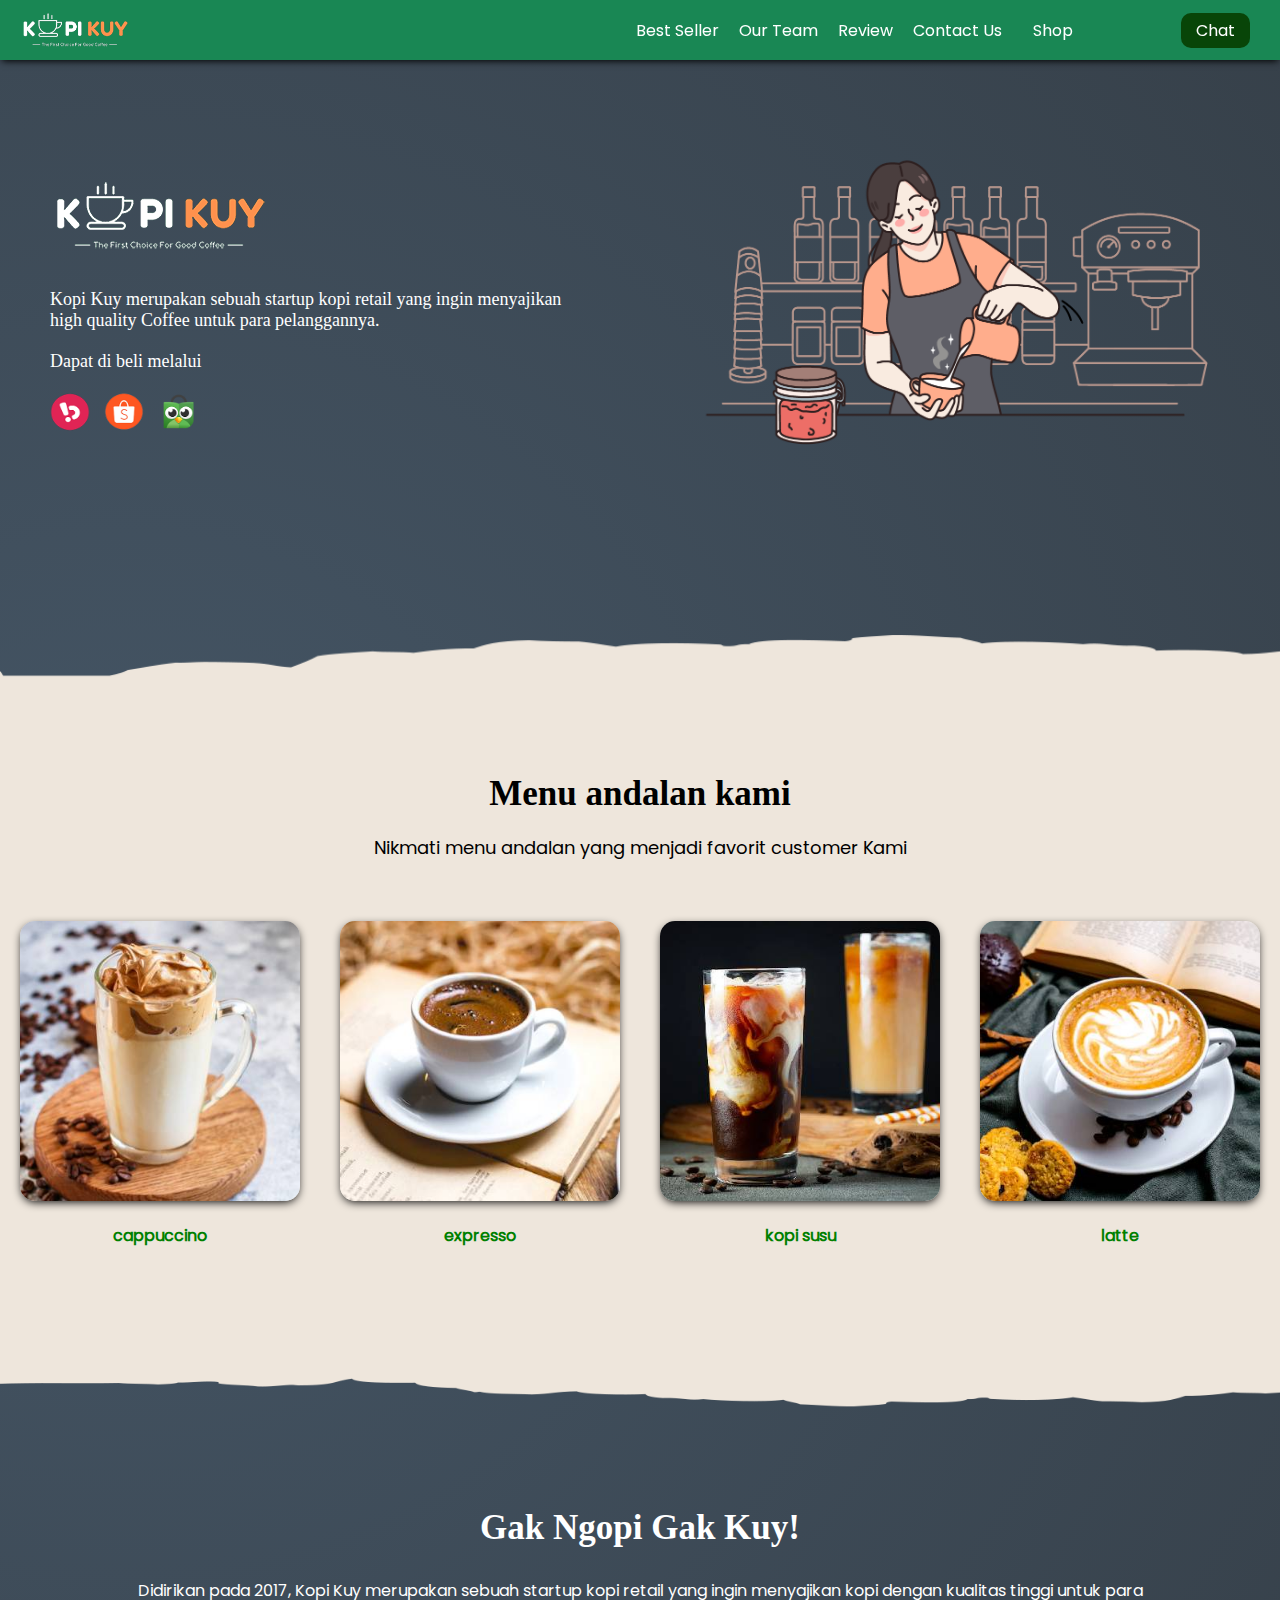
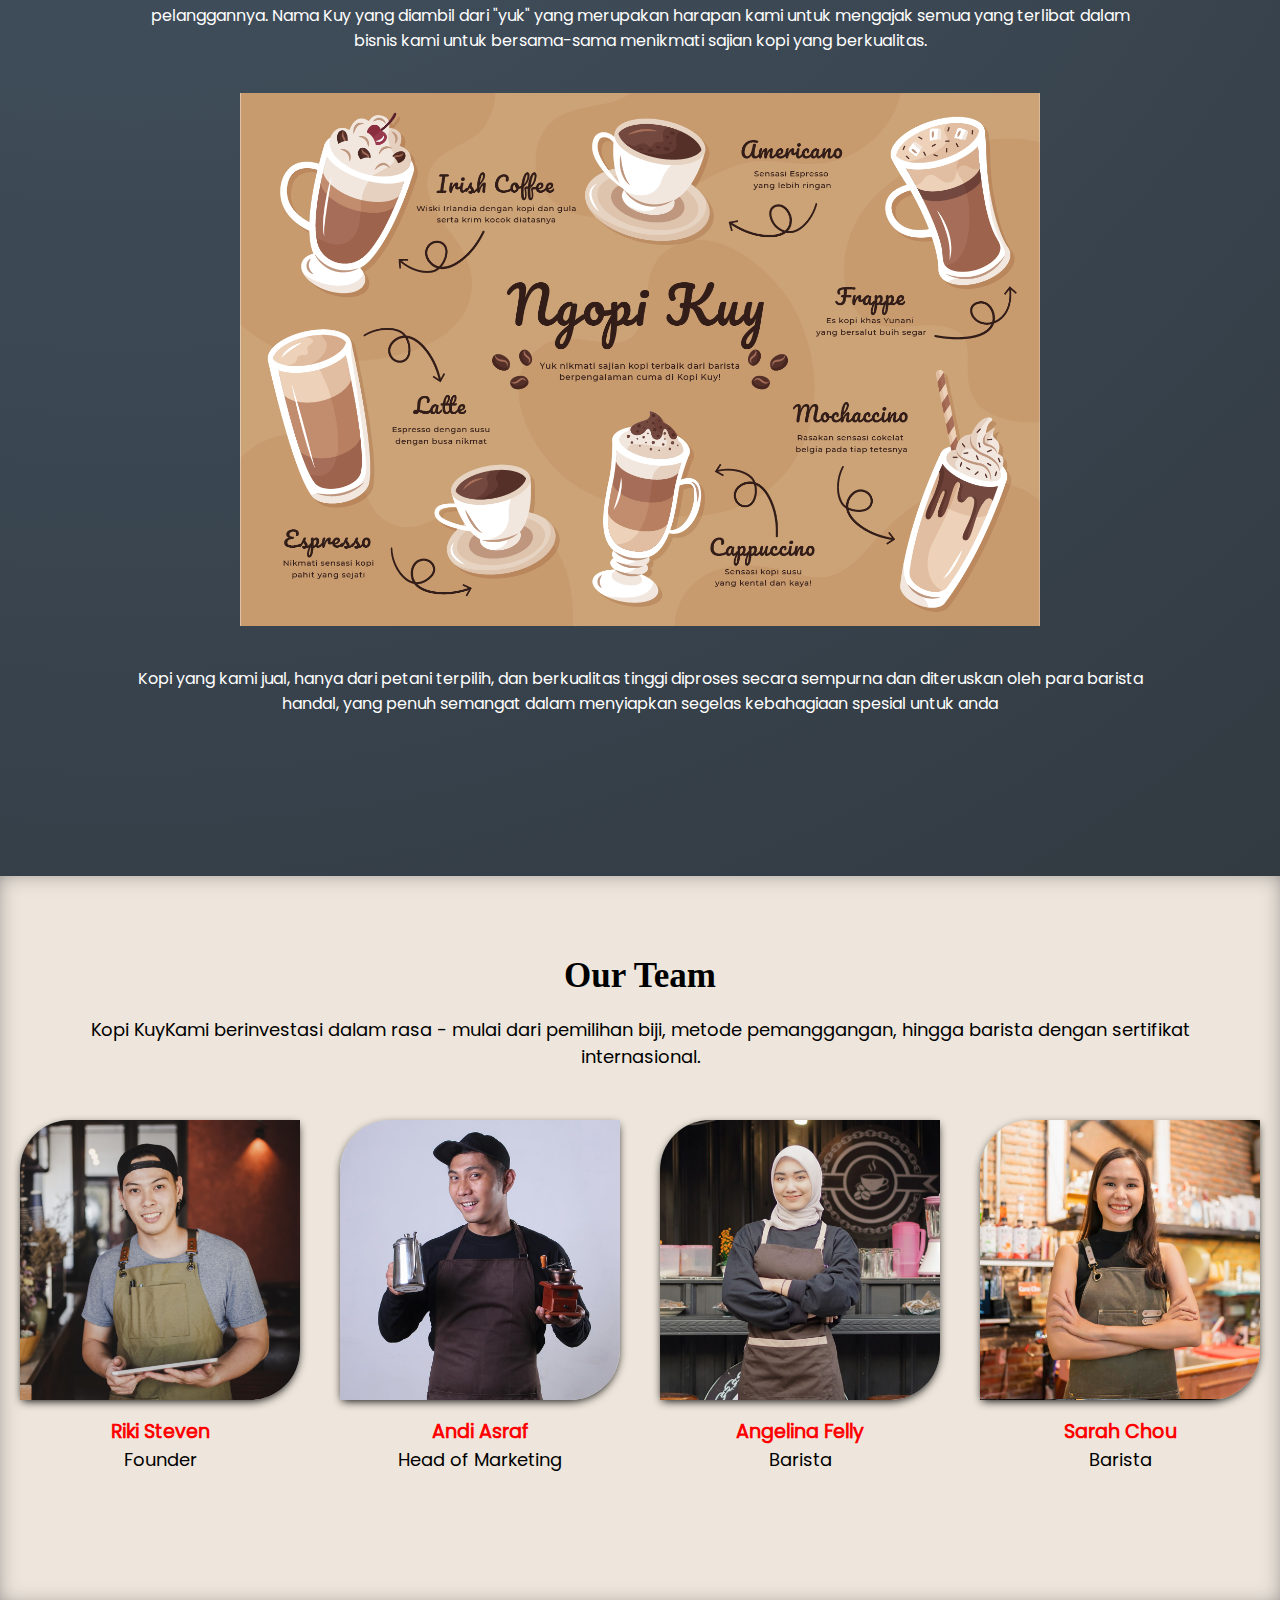
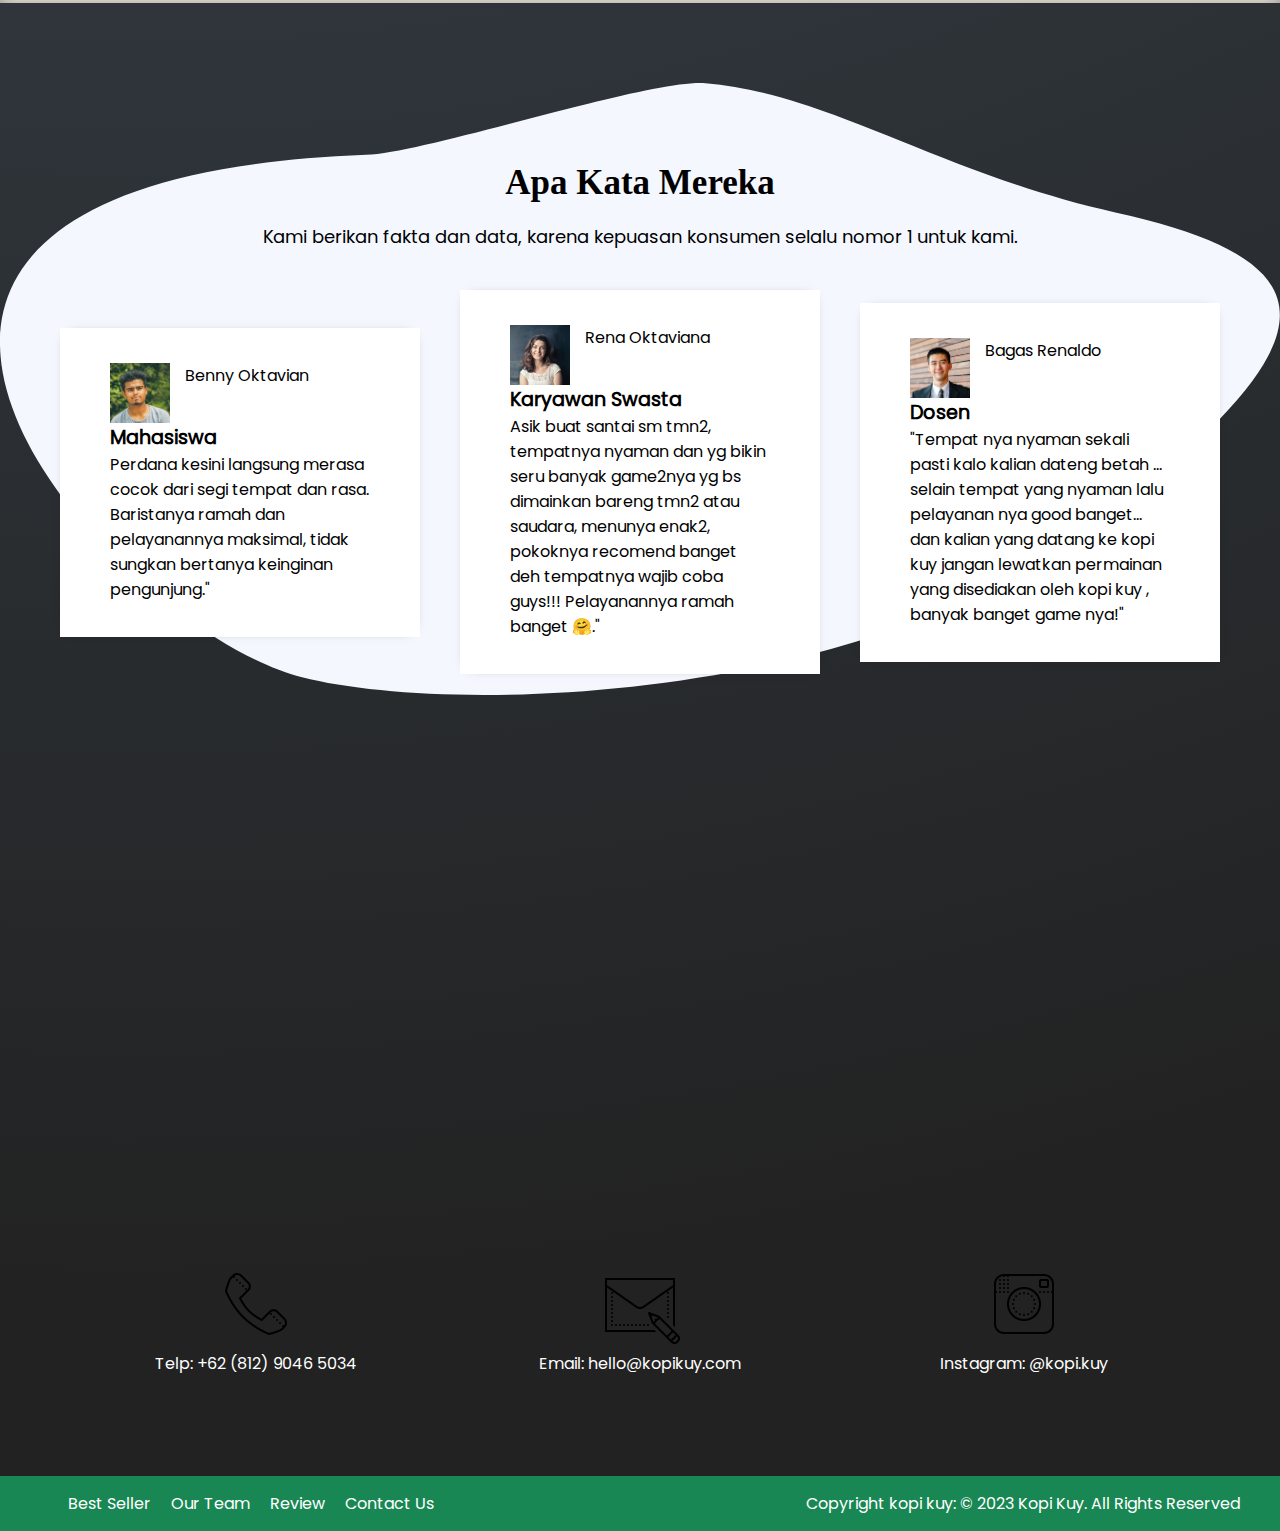
<file: index.html>
<!DOCTYPE html>
<html lang="id">

<head>
    <meta charset="UTF-8">
    <meta http-equiv="X-UA-Compatible" content="IE=edge">
    <meta name="viewport" content="width=device-width, initial-scale=1.0">
    <link rel="shortcut icon" href="images/favicon.ico" type="image/x-icon">
    <title>Website Kopi Kuy</title>
    <link rel="stylesheet" href="css/style.css">

</head>

<body>
    <nav>
        <img class="logo" src="images/logo/logo_kuy.png">
        <div class="navigasi">
            <a href="#best-seller">Best Seller</a>
            <a href="#our-team">Our Team</a>
            <a href="#review">Review</a>
            <a href="#contact-us">Contact Us</a>
        </div>
        <a class="shop" href="produk.html">Shop</a>
        <a class="chat" href="https://wa.me/628123456?text=Saya ingin bertanya" target="_blank">Chat</a>
    </nav>

   <header>
        <div class="kiri">
            <h1>
                <img src="images/logo/logo_kuy.png" alt="">
            </h1>
            <p>Kopi Kuy merupakan sebuah startup kopi retail yang ingin menyajikan 
                high quality Coffee untuk para pelanggannya.</p>
            <p>Dapat di beli melalui</p>

            <div class="olshop">
                <a href="https://www.bukalapak.com/"><img src="images/logo/logo_bukalapak.png" alt=""></a>
                <a href="https://shopee.co.id/"><img src="images/logo/logo_shopee.png" alt=""></a>
                <a href="https://www.tokopedia.com/"><img src="images/logo/logo_tokopedia.png" alt=""></a>
            </div>
        </div>
        <div class="kanan">
                <img src="images/header/header1.png">
        </div.kanan>
   </header>
   <section id="best-seller" class="best-seller">
        <h2>Menu andalan kami</h2>
        <p>Nikmati menu andalan yang menjadi favorit customer Kami</p>
        <div class="produk">
            <img src="images/produk/product_capuchino.jpg" alt="">
            <p style="color:green";>cappuccino</p>
        </div>
        <div class="produk">
            <img src="images/produk/product_espresso.jpg" alt="">
            <p style="color:green";>expresso</p>
        </div>
        <div class="produk">
            <img src="images/produk/product_kopi_susu.jpg" alt="">
            <p style="color:green";>kopi susu</p>
        </div>
        <div class="produk">
            <img src="images/produk/product_latte.jpg" alt="">
            <p style="color:green";>latte</p>
        </div>
   </section>
   <section id="about-us" class="about-us">
        <h2>Gak Ngopi Gak Kuy!</h2>
        <p>Didirikan pada 2017, Kopi Kuy merupakan sebuah startup kopi retail 
            yang ingin menyajikan kopi dengan kualitas tinggi untuk para pelanggannya. 
            Nama Kuy yang diambil dari "yuk" yang merupakan harapan kami untuk mengajak semua 
            yang terlibat dalam bisnis kami untuk bersama-sama menikmati sajian kopi yang berkualitas.</p>
        <img src="images/about-us/aset_kopi_jumbo.png" alt="">
        <p>Kopi yang kami jual, hanya dari petani terpilih, dan berkualitas tinggi diproses 
            secara sempurna dan diteruskan oleh para barista handal, yang penuh semangat 
            dalam menyiapkan segelas kebahagiaan spesial untuk anda</p>
   </section>
   <section id="our-team" class="our-team">
        <h2>Our Team</h2>
        <p> Kopi KuyKami berinvestasi dalam rasa - mulai dari pemilihan biji, metode pemanggangan, 
            hingga barista dengan sertifikat internasional.</p>
        <div  class="team">
            <img src="images/team/team1.jpg" alt="">
            <h3>Riki Steven</h3>
            <p>Founder</p>
        </div>
        <div  class="team">
            <img src="images/team/team2.jpg" alt="">
            <h3>Andi Asraf</h3>
            <p>Head of Marketing</p>
        </div>
        <div  class="team">
            <img src="images/team/team3.jpg" alt="">
            <h3>Angelina Felly</h3>
            <p>Barista</p>
        </div>
        <div  class="team">
            <img src="images/team/team4.jpg" alt="">
            <h3>Sarah Chou</h3>
            <p>Barista</p>
        </div>
   </section>
   <section id="review" class="review">
        <h2>Apa Kata Mereka</h2>
        <p>Kami berikan fakta dan data, karena kepuasan konsumen selalu nomor 1 untuk kami.</p>
        <div class="testimoni">
            <img src="images/customer/customer1.jpg" alt="">
            <div class="profile">Benny Oktavian</div>
            <h3> Mahasiswa</h3>
            <p>Perdana kesini langsung merasa cocok dari segi tempat dan rasa. Baristanya ramah dan pelayanannya maksimal, tidak sungkan bertanya keinginan pengunjung."</p>
        </div>
        <div class="testimoni">
            <img src="images/customer/customer2.jpg" alt="">
            <div class="profile">Rena Oktaviana</div>
            <h3>Karyawan Swasta</h3>
            <p>Asik buat santai sm tmn2, tempatnya nyaman dan yg bikin seru banyak game2nya 
                yg bs dimainkan bareng tmn2 atau saudara, menunya enak2, pokoknya recomend 
                banget deh tempatnya wajib coba guys!!! Pelayanannya ramah banget 🤗."</p>
        </div>
        <div id="testimoni" class="testimoni">
            <img src="images/customer/customer3.jpg" alt="">
            <div class="profile">Bagas Renaldo</div>
            <h3>Dosen</h3>
            <p>"Tempat nya nyaman sekali pasti kalo kalian dateng betah ... 
                selain tempat yang nyaman lalu pelayanan nya good banget... 
                dan kalian yang datang ke kopi kuy jangan lewatkan permainan yang disediakan 
                oleh kopi kuy , banyak banget game nya!"</p>
        </div>
   </section>  
   <section id="contact-us" class="contact-us">
        <iframe src="https://www.google.com/maps/embed?pb=!1m14!1m8!1m3!1d7932.741866032694!2d106.668581!3d-6.214715!3m2!1i1024!2i768!4f13.1!3m3!1m2!1s0x2e69f9912c7f297b%3A0xe5a3a671dae861ab!2sKopi%20kuy!5e0!3m2!1sid!2sid!4v1680617229460!5m2!1sid!2sid"
        allowfullscreen="" loading="lazy" referrerpolicy="no-referrer-when-downgrade"></iframe>
        <div class="kontak">
            <img src="images/icon/icon_phone.png" alt="">
            <p>Telp: +62 (812) 9046 5034
                </p>
        </div>
        <div class="kontak">
            <img src="images/icon/icon_mail.png" alt="">
            <p>Email: hello@kopikuy.com</p>
        </div>
        <div class="kontak">
            <img src="images/icon/icon_instagram.png" alt="">
            <p>Instagram: @kopi.kuy</p>
        </div>
   </section>   
   <footer>
        <div class="navigasi">
            <a href="index.html#best-seller">Best Seller</a>
            <a href="index.html#our-team">Our Team</a>
            <a href="index.html#review">Review</a>
            <a href="index.html#contact-us">Contact Us</a>
        </div>
        <p>Copyright kopi kuy: © 2023 Kopi Kuy. All Rights Reserved</p>
   </footer>  
</body>

</html>
</file>
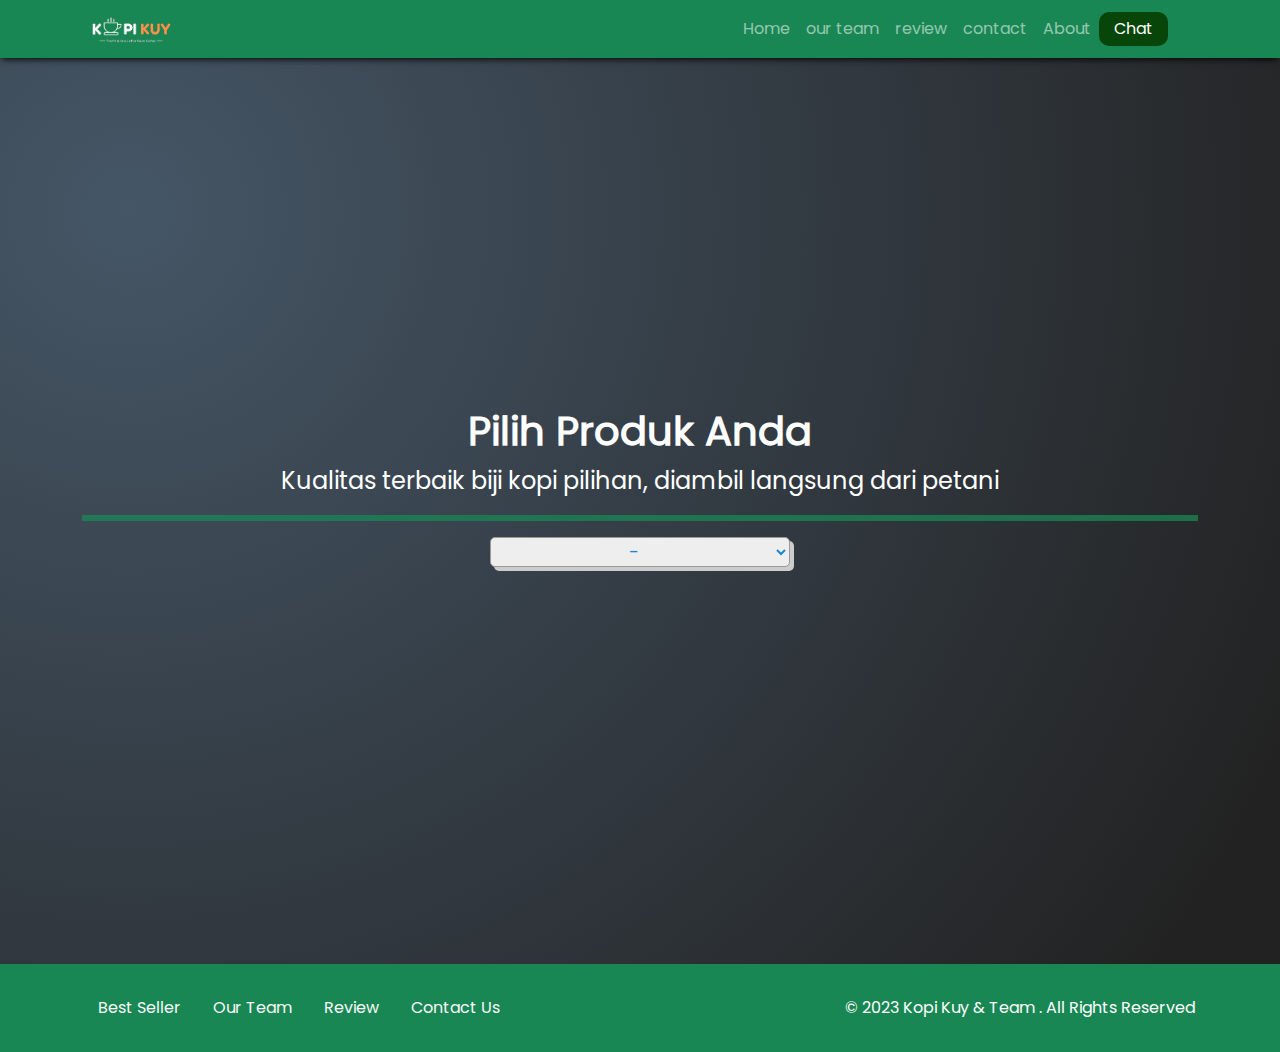
<file: produk.html>
<!DOCTYPE html>
<html lang="id">

<head>
    <meta charset="UTF-8">
    <meta http-equiv="X-UA-Compatible" content="IE=edge">
    <meta name="viewport" content="width=device-width, initial-scale=1.0">
    <link rel="shortcut icon" href="images/favicon/favicon.ico" type="image/x-icon">
    <title>Produk</title>
    <link rel="stylesheet" href="https://cdnjs.cloudflare.com/ajax/libs/font-awesome/4.7.0/css/font-awesome.min.css">

    <link rel="shortcut icon" href="images/favicon.ico" type="image/x-icon">
    <link rel="stylesheet" href="vendor/bootstrap/bootstrap.min.css">
    <link rel="stylesheet" href="vendor/bootstrap/bootstrap-icons.css">
    <link rel="stylesheet" href="css/style.css">
    <script src="vendor/bootstrap/bootstrap.bundle.min.js"></script>
    <script src="js/jquery-3.6.3.min.js"></script>
    <style>
      .box {
        width: 300px;
        height: 30px;
        border: 1px solid #999;
        font-size: 18px;
        color: #1c87c9;
        background-color: #eee;
        border-radius: 5px;
        box-shadow: 4px 4px #ccc;
        text-align: center;
      }

    </style>
</head>

<body>
    <nav class="navbar navbar-dark bg-success navbar-expand-lg bisadicopy">
        <div class="container">
          <a class="navbar-brand" href="#">
            <img src="images/logo/logo_kuy.png" height="30" alt="image">
          </a>
          <button class="navbar-toggler" type="button" data-bs-toggle="collapse" data-bs-target="#navbarNav11" aria-controls="navbarNav11" aria-expanded="false" aria-label="Toggle navigation">
            <span class="navbar-toggler-icon"></span>
          </button>
          <div class="collapse navbar-collapse" id="navbarNav11">
            <ul class="navbar-nav ms-auto">
              <li class="nav-item active">
                <a class="nav-link" href="index.html#index">Home</a>
              </li>
              <li class="nav-item">
                <a class="nav-link" href="index.html#our-team">our team</a>
              </li>
              <li class="nav-item">
                <a class="nav-link" href="index.html#review">review</a>
              </li>
              <li class="nav-item">
                <a class="nav-link" href="index.html#contact-us">contact</a>
              </li>
              <li class="nav-item">
                <a class="nav-link" href="index.html#about-us">About</a>
              </li>
            </ul>
              <a class="chat" href="https://wa.me/6281231352191?text=Saya ingin bertanya" target="_blank">Chat</a>
          </div>
        </div>
      </nav>
      <section class="riki-block produk text-center my-5 py-5">
        <div class="container">
          <h1>Pilih Produk Anda</h1>
          <p class="fs-4">Kualitas terbaik biji kopi pilihan, diambil langsung dari petani</p>
          <hr class="border border-success border-3 opacity-75">
          <select class="box form-floating col-md-4 mx-auto" id="select_kopi" aria-label="Default select example">
            <option selected disabled>-</option>
            <option value="arabica">arabica</option>
            <option value="robusta">robusta</option>
            <option value="nonkopi">nonkopi</option>
          </select>
    
          <div id="baris_produk" class="row row-cols-1 row-cols-sm-2 row-cols-md-3 row-cols-lg-4 text-center mt-5">
            
            
          </div>
        </div>
      </section>
      <footer class="riki-block footer-small py-4 bg-success">
        <div class="container">
            <div class="row align-items-center">
                <div class="col-12 col-md-8">
                    <ul class="nav justify-content-center justify-content-md-start">
                        <li class="nav-item active">
                            <a class="nav-link text-light" href="index.html#best-seller">Best Seller</a>
                        </li>
                        <li class="nav-item">
                            <a class="nav-link text-light" href="index.html#our-team">Our Team</a>
                        </li>
                        <li class="nav-item">
                            <a class="nav-link text-light" href="index.html#review">Review</a>
                        </li>
                        <li class="nav-item">
                            <a class="nav-link text-light" href="index.html#contact-us">Contact Us</a>
                        </li>
                    </ul>
                </div>

                <div class="col-12 col-md-4 mt-4 mt-md-0 text-center text-md-right">
                    &copy; 2023 Kopi Kuy &amp; Team . All Rights Reserved
                </div>
            </div>
        </div>
    </footer>

    <!-- Batas Akhir penulisan kode Bootstrap -->
    <script>
        /* Tulis Javascript Di bawah Sini */
        const sumber = "https://rikikurnia.com/prakerja/api/kopi"
        const sumber2 = "data.json"
        var data_kopi = []
        var data_pilihan = []

        $.getJSON(sumber2).then(function (data) {
            data_kopi = data
            console.log(data_kopi)
        })

        select_kopi.onchange = function () {
            let pilihan = select_kopi.value
            console.log(pilihan)
            data_pilihan = data_kopi[pilihan]
            console.log(data_pilihan)
            updateTampilan()
        }

        function updateTampilan() {
            baris_produk.innerHTML = ""
            data_pilihan.forEach(item => {
                baris_produk.innerHTML += `<div class="col mb-3">
                    <div class="card">
                        <img src="${item.foto}" class="card-img-top" alt="...">
                        <div class="card-body">
                            <h5 class="card-title">${item.nama}</h5>
                            <div class="hargaukuran row my-3">
                                <div class="col">
                                    ${item.size}
                                </div>
                                <div class="col fw-bold text-primary">
                                    ${item.harga}
                                </div>
                            </div>
                            <a href="${item.link}" class="btn btn-success w-100"><i class="bi bi-basket"></i> Beli Sekarang</a>
                        </div>
                    </div>
                </div>`
            })
        }
        /* Batas Akhir penulisan kode Javascript */
    </script>
</body>

</html>
</file>
<file: css/style.css>
/* Kode * di bawah ini untuk mereset tampilan setiap web browser supaya seragam */

* {
   box-sizing: border-box;
   margin: 0;
   padding: 0;
}

html {
   /* scroll-behavior: smooth agar scroll ketika klik pada navigasi menjadi halus */
   scroll-behavior: smooth;
}

/* 
Kode di bawah ini untuk mengatur nav sampai footer agar memiliki tampilan flexibel
selengkapnya akan di bahas di hari ke 3
*/

nav,
header,
section,
footer {
   /* 
      display: flex memiliki pengaturan yang dapat mengatur agar elemen
      di dalamnya memiliki ukuran yang fleksibel
      digunakan saat ada elemen yang isinya lebih dari satu kolom
   */
   display: flex;
   /* 
      align-items: center mengatur elemen di dalamnya rata tengah vertikal
   */
   align-items: center;

   /* 
      justify-content: center mengatur elemen di dalamnya rata tengah horizontal
   */
   justify-content: center;

   /* 
      flex-wrap: wrap mengatur agar jika lebar elemen berlebih, maka elemen
      akan otomatis diletakan di baris baru (tidak dipaksakan di satu baris)
   */
   flex-wrap: wrap;
}



/* 
Kode @font-face untuk menginstall font ke dalam Website 
src adalah untuk lokasi fontnya, font dapat di cari di website https://fonts.google.com/
dengan memberi nama family, maka kita mendaftarkan font tersebut ke dalam website
*/

@font-face {
   src: url(../fonts/poppins.woff2);
   font-family: 'Poppins';
}

body {
   /* 
   mendaftarkan semua teks pada body menjadi family Poppins 
   kenapa pada body? karena elemen body membungkus semua elemen dari nav section sampai footer
   */
   font-family: 'Poppins'; 
   background: radial-gradient(circle at 10% 20%, rgb(69, 86, 102) 0%, rgb(34, 34, 34) 90%);
}

/*
Misalnya ada font dari google yang bernama Irish Grover yang berada di:
https://fonts.gstatic.com/s/irishgrover/v23/buExpoi6YtLz2QW7LA4flVgv__RP.woff2

maka bisa coba copy kode berikut untuk menginstall font tadi:

@font-face {
  font-family: 'Irish Grover';
  font-style: normal;
  font-weight: 400;
  src: url(https://fonts.gstatic.com/s/irishgrover/v23/buExpoi6YtLz2QW7LA4flVgv__RP.woff2) format('woff2');
}

Jika kode di atas sudah di copy
Nanti pada element yang ingin menggunakan font Irish Grover Tadi, tinggal diganti font-familynya
misal mau mengganti h1 dan h2 maka kodenya sebagai berikut:

h1,h2 {
   font-family: 'Irish Grover';
}

*/


a {
   /* menghilangkan garis bawah pada link */
   text-decoration: none;

   /* 
   color: adalah untuk mengganti warna tulisan.
   color:unset digunakan pada a untuk menghilangkan warna bawaan pada link (biasanya warna biru) 
   */
   color: unset;
}

h2 {
   /* mengatur ukuran huruf ke 34 pixel */
   font-size: 35px;
   font-family: 'fantasy','Copperplate';
}

h3 {
   /* mengatur ukuran huruf ke 1.2rem */
   font-size: 1.2rem;
}

h1,
h2,
h3 {
   /* mengatur tebal huruf bisa bold, normal*/
   font-weight: bold;
}

img {
   /* 
      kode max-width artinya lebar maksimal
      mengatur agar semua elemen img memiliki lebar maksimal 100% agar
      besar gambar tidak melebihi layar ataupun elemen pembungkus
   */
   max-width: 100%;
}

/* Navigasi */

nav {
   /* 
   background-color mengatur warna latar belakang 
   untuk pengguna hp, pergantian warna tidak bisa seperti vs code
   hanya dapat menggunakan warna bahasa inggris seperti: red, green, brown, purple dsb
   untuk pengguna vscode silahkan arahkan mouse ke kotak warna di bawah
   untuk mengganti warna sesuai keinginan
   */
   background-color: #198754;

   /* box-shadow membuat efek bayangan */
   box-shadow: 0 3px 7px -2px #000;

   /* width mengatur lebar elemen. 100% agar lebarnya full dari kiri sampai kanan layar */
   width: 100%;

   /* 
   padding digunakan untuk memberi jarak ke dalam. 
   efeknya bila digunakan pada elemen yang memiliki warna latar akan membuat elemen tersebut 'gemuk'
   padding-top artinya jarak ke atas, nilai padding dapat berupa
   padding-top, padding-bottom, padding-left, padding-right
   */
   padding-top: 10px;
   padding-bottom: 10px;

   /* 
   position mengatur posisi elemen, position:fixed supaya elemen nav akan ikut menempel di atas layar
   saat kita scroll ke bawah. Jika ingin navigasi gak nempel, bisa menggunakan position:static;
   */
   position: fixed;

   /* Nilai z-index semakin besar, maka elemen akan semakin di depan */
   z-index: 500;
}

img.logo {
   /* height mengatur tinggi elemen */
   height: 40px;
   /* penjelasan margin mirip dengan padding, fungsinya untuk memberi jarak pada elemen */
   margin-left: 20px;
}

div.navigasi {
   margin-left: auto;
   margin-right: 15px;
}

nav a {
   color: #fff;
   padding-left: 8px;
   padding-right: 8px;
}

a.shop {
   margin-right: 100px;
}

a.chat {
   margin-right: 30px;
   background-color: rgb(8, 69, 8);
   color: #fff;
   padding-top: 5px;
   padding-right: 15px;
   padding-bottom: 5px;
   padding-left: 15px;
   border-radius: 10px;
}


/* 
   PERHATIKAN bahwa dalam mengatur elemen, nama elemen langsung ditulis
   sedangkan untuk mengatur class, dibutuhkan tanda titik (.) terlebih dulu
   img {} berarti seluruh elemen dengan tag img (<img src="....">), 
   sedangkan .img artinya hanya elemen dengan class img (<img class="img" src="...">) 
*/


/* HEADER */


header,
section {
   /*
    padding mengatur jarak ke dalam
    pada padding dan margin ditambahkan top / right / bottom / top 
    untuk mengatur jarak masing-masing 
   */
   padding-top: 80px;
   padding-bottom: 80px;

   /* margin mengatur jarak ke luar */
   margin-bottom: 80px;
}

/* penulisan CSS dapat digabung dengan beberapa elemen */
header div.kiri,
header div.kanan {
   /* width mengatur lebar elemen. 50% artinya setengah ukuran elemen pembungkus */
   width: 50%;
   padding: 50px;
}

header h1 {
   margin-bottom: 20px;
}

header p {
   /* font-size digunakan untuk mengatur ukuran huruf */
   font-size: 18px;
   margin-bottom: 20px;
   font-family: 'fantasy';
   color: white;
}

.olshop a :hover{
   transform: translateY(-10px);
}

div.olshop img{
   width: 40px;
   /* aspect-ratio:1 agar tinggi menyesuaikan width */
   aspect-ratio: 1;
   margin-right: 10px;
}

/* Best Seller */

section.best-seller {
   position: relative;

   /* background-color mengatur warna latar belakang elemen */
   background-color: #EEE6DC;

   /* text-align mengatur rata tulisan, bisa bernilai: left, right, center, justify */
   text-align: center;
}

/* 
terkait position, after, dan before memerlukan pemahaman mendalam
terkait layout pada CSS untuk dapat memahami secara penuh 
*/

section.best-seller::before,
section.best-seller::after {
   position: absolute;
   content: "";
   width: 100%;
   height: 76px;

   /* background-image untuk menambahkan gambar sebagai background */
   background-image: url(../images/background/garis-atas.png);

   /*background-size agar gambar latar menyesuaikan tinggi / lebar elemen */
   background-size: cover;

   top: -60px;
   left: 0;
}

section.best-seller::after {
   height: 60px;
   background-image: url(../images/background/garis-bawah.png);
   top: unset;
   bottom: -60px;
}

section.best-seller h2 {
   margin-bottom: 20px;
   width: 100%;
}

/* 
Penulisan section.best-seller > p berarti mengatur elemen p yang langsung
di bungkus oleh elemen <section class="best-seller">
aturan ini tidak berlaku untuk elemen <p> yang ada di dalam <div class="produk">
*/

section.best-seller>p {
   font-size: 18px;
   margin-bottom: 40px;
   width: 100%;
}

div.produk {
   /* 
      Penulisan padding dan margin seperti padding:20px ini penulisan singkat 
      yang berarti top, right, bottom, left nilainya sama, yaitu 20px 
   */
   padding: 20px;
   width: 25%;
}

div.produk img {
   /* transition membuat animasi transisi dari perubahan style, 0.3s berarti 0.3 detik */
   transition: all 0.3s ease;

   /* border-radius  Membuat sudut membulat */
   border-radius: 15px;

   /* box-shadow membuat efek bayangan */
   box-shadow: 0 3px 10px -2px #000;
}

/*

kode div.produk img:hover akan dijalankan saat mouse ada di atas elemen <img> yang ada
di dalam <div class="produk"> 
karena ada efek transition pada div.produk img 
maka akan menghasilkan efek animasi yang smooth

*/
div.produk img:hover {

   /* membuat transformasi, bisa berupa scale(1.05), rotate(180deg), translateY(-50px), dsb */
   transform: scale(0.9);
   border-radius: 50%;
}

div.produk p {
   margin-top: 15px;
   font-weight: bold;
}



/* About US */

section.about-us {
   /* max-width: 80%; mengatur lebar maksimal elemen tidak boleh melebihi 80% layar */
   max-width: 80%;

   /* margin-left dan margin-right auto akan membuat posisi elemen berada di tengah */
   margin-left: auto;
   margin-right: auto;
   text-align: center;
}

section.about-us h2 {
   margin-bottom: 30px;
   width: 100%;
   color: white;
}

section.about-us img {
   /* 
      Penulisan width: 800px dan max-width: 100% mengatur agar
      elemen memiliki lebar 800px namun tidak boleh melebihi 100% ukuran layar
   */
   width: 800px;
   max-width: 100%;
   margin: auto;
}

/*
section.about-us p:nth-child(2) berarti mengatur elemen ke 2 dengan jenis <p>
yang ada di dalam <section class="about-us">
*/

section.about-us p:nth-child(2) {
   margin-bottom: 40px;
   color: white;
}

section.about-us p:nth-child(4) {
   margin-top: 40px;
   color: white;
}


/* OUR TEAM */

section.our-team {
   background-color: #EEE6DC;
   box-shadow: inset 0px 0px 23px -6px #707070;
   text-align: center;
}

section.our-team h2 {
   margin-bottom: 20px;
   width: 100%;
}

section.our-team p {
   margin-bottom: 30px;
   font-size: 18px;
   width: 800px;
   max-width: 90%;
   margin-left: auto;
   margin-right: auto;
   width: 100%;
   color: black;
}

div.team {
   width: 25%;
   padding: 20px;
   color: red;
}

div.team img {
   width: 100%;
   aspect-ratio: 1/1;
   object-fit: cover;
   box-shadow: 0 3px 10px -2px #000;
   border-radius: 50px 0px 50px 0px;
   margin-bottom: 10px;
}


/* REVIEW */

section.review {
   background-image: url(../images/background/bg-review.svg);
   /* 
      background-size: contain;
      membuat gambar latar belakang tidak terpotong
   */
   background-size: contain;

   /* 
      background-repeat: no-repeat;
      membuat gambar latar belakang tidak diulang (duplikat)
   */
   background-repeat: no-repeat;
   padding-left: 40px;
   padding-right: 40px;
   justify-content: space-around;
   /* align-items: stretch; membuat tinggi elemen di dalam .review .baris seragam */
   text-align: center;
}

section.review h2 {
   margin-bottom: 20px;
   width: 100%;
}

section.review>p {
   margin-bottom: 40px;
   font-size: 18px;
   width: 100%;
}

div.testimoni {
   width: 30%;
   display: flex;
   flex-wrap: wrap;
   padding: 35px 50px;
   box-shadow: 0px 0px 12px -10px #000;
   background-color: #fff;
}

div.testimoni img {
   width: 60px;
   height: 60px;
   margin-right: 15px;
   object-fit: cover;
}

div.profile {
   text-align: left;
   display: block;
   margin-bottom: 30px;
   width: calc(100% - 75px);
}

div.profile p {
   width: 100%;
   text-align: left;
}

div.testimoni>p {
   width: 100%;
   text-align: left;
   color: black;
}


/* CONTACT US */
section.contact-us {
   margin-bottom: 20px;
}

section.contact-us iframe {
   width: 100%;
   height: 300px;
   border: 0;
}

div.kontak {
   width: 30%;
   /* color mengatur warna tulisan */
   color: white;
   text-align: center;
   margin-top: 50px;
}


/* FOOTER */

footer {
   background-color: #198754;
   padding-top: 15px;
   padding-bottom: 15px;
   color: #fff;
   padding-right: 40px;
   padding-left: 40px;
}

footer div.navigasi {
   margin-left: 20px;
   margin-right: auto;
}

footer div.navigasi a {
   padding: 8px;
}

/* UNTUK kode RESPONSIF hari ke 3 tulis DI BAWAH sini */

@media (max-width:600px) {
   .navigasi {
      display: none;
   }

   a.shop {
      margin-right: 20px;
      margin-left: auto;
   }

   header div.kiri,
   header div.kanan {
      width: 100%;
      padding: 25px;
      text-align: center;
   }

   div.team,
   div.kontak,
   div.produk {
      width: 50%;
   }

   div.testimoni {
      width: 100%;
      margin-bottom: 23px;
   }

}
header div.kiri,
header div.kanan {
   /* width mengatur lebar elemen. 50% artinya setengah ukuran elemen pembungkus */
   width: 50%;
   padding: 50px;
}
section div h1{
   color: white;
}
section div p{
   color: white;
}

/* Kode CSS Selesai di sini */
</file>
